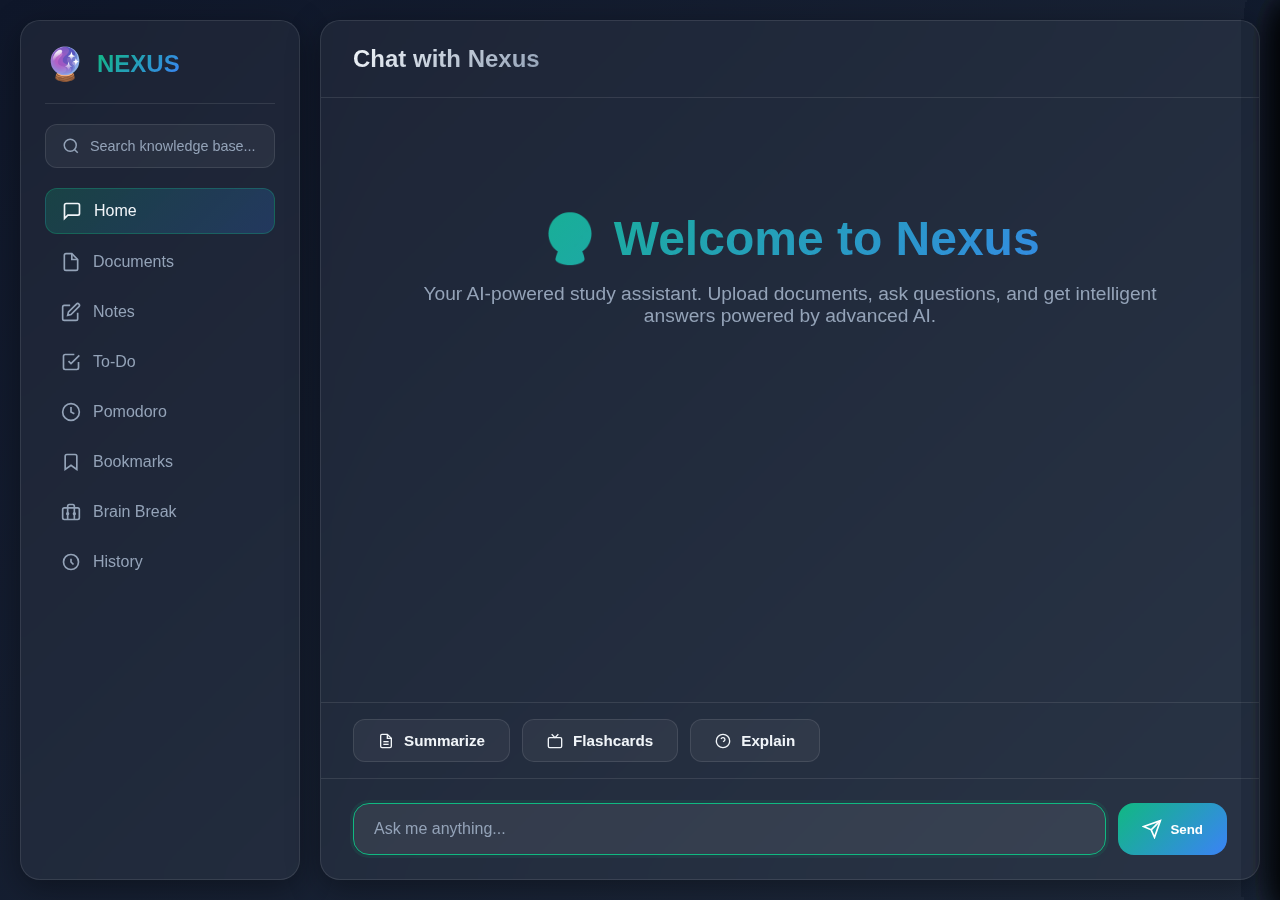
<file: templates/index.html>
﻿<!DOCTYPE html>
<html lang="en">
<head>
    <meta charset="UTF-8">
    <meta name="viewport" content="width=device-width, initial-scale=1.0">
    <meta http-equiv="Cache-Control" content="no-cache, no-store, must-revalidate">
    <meta http-equiv="Pragma" content="no-cache">
    <meta http-equiv="Expires" content="0">
    <title>Nexus - AI Assistant</title>
    <link rel="stylesheet" href="/static/css/style.css?v=999">
    <link rel="stylesheet" href="/static/css/chat_history.css">
</head>
<body>
    <div class="app-container">
        <div class="sidebar">
            <div class="sidebar-header">
                <div class="logo">
                    <div class="logo-icon">🔮</div>
                    <div class="logo-text">NEXUS</div>
                </div>
            </div>

            <div class="sidebar-content">
                <div class="search-box">
                    <svg width="18" height="18" viewBox="0 0 24 24" fill="none" stroke="currentColor" stroke-width="2">
                        <circle cx="11" cy="11" r="8"/>
                        <path d="m21 21-4.35-4.35"/>
                    </svg>
                    <input type="text" id="searchInput" placeholder="Search knowledge base...">
                </div>

                <nav class="nav-menu">
                    <a href="#" class="nav-item active" data-view="chat">
                        <svg width="20" height="20" viewBox="0 0 24 24" fill="none" stroke="currentColor" stroke-width="2">
                            <path d="M21 15a2 2 0 0 1-2 2H7l-4 4V5a2 2 0 0 1 2-2h14a2 2 0 0 1 2 2z"/>
                        </svg>
                        <span>Home</span>
                    </a>
                    <a href="#" class="nav-item" data-view="documents">
                        <svg width="20" height="20" viewBox="0 0 24 24" fill="none" stroke="currentColor" stroke-width="2">
                            <path d="M13 2H6a2 2 0 0 0-2 2v16a2 2 0 0 0 2 2h12a2 2 0 0 0 2-2V9z"/>
                            <polyline points="13 2 13 9 20 9"/>
                        </svg>
                        <span>Documents</span>
                    </a>
                    <a href="#" class="nav-item" data-view="notes">
                        <svg width="20" height="20" viewBox="0 0 24 24" fill="none" stroke="currentColor" stroke-width="2">
                            <path d="M11 4H4a2 2 0 0 0-2 2v14a2 2 0 0 0 2 2h14a2 2 0 0 0 2-2v-7"/>
                            <path d="M18.5 2.5a2.121 2.121 0 0 1 3 3L12 15l-4 1 1-4 9.5-9.5z"/>
                        </svg>
                        <span>Notes</span>
                    </a>
                                        <a href="#" class="nav-item" data-view="todos">
                        <svg width="20" height="20" viewBox="0 0 24 24" fill="none" stroke="currentColor" stroke-width="2">
                            <path d="M9 11l3 3L22 4"/>
                            <path d="M21 12v7a2 2 0 0 1-2 2H5a2 2 0 0 1-2-2V5a2 2 0 0 1 2-2h11"/>
                        </svg>
                        <span>To-Do</span>
                    </a>
                    <a href="#" class="nav-item" data-view="pomodoro">
                        <svg width="20" height="20" viewBox="0 0 24 24" fill="none" stroke="currentColor" stroke-width="2">
                            <circle cx="12" cy="12" r="10"/>
                            <path d="M12 6v6l4 2"/>
                        </svg>
                        <span>Pomodoro</span>
                    </a>
                    <a href="#" class="nav-item" data-view="bookmarks">
                        <svg width="20" height="20" viewBox="0 0 24 24" fill="none" stroke="currentColor" stroke-width="2">
                            <path d="M19 21l-7-5-7 5V5a2 2 0 0 1 2-2h10a2 2 0 0 1 2 2z"/>
                        </svg>
                        <span>Bookmarks</span>
                    </a>
                    <a href="#" class="nav-item" data-view="game">
                        <svg width="20" height="20" viewBox="0 0 24 24" fill="none" stroke="currentColor" stroke-width="2">
                            <rect x="2" y="7" width="20" height="14" rx="2"/>
                            <path d="M16 21V5a2 2 0 0 0-2-2h-4a2 2 0 0 0-2 2v16"/>
                            <circle cx="8" cy="14" r="1"/>
                            <circle cx="16" cy="14" r="1"/>
                        </svg>
                        <span>Brain Break</span>
                    </a>
                    <a href="#" class="nav-item" data-view="chat-history">
                        <svg width="20" height="20" viewBox="0 0 24 24" fill="none" stroke="currentColor" stroke-width="2">
                            <path d="M12 8v4l3 3m6-3a9 9 0 11-18 0 9 9 0 0 118 0z"/>
                        </svg>
                        <span>History</span>
                    </a>
                </nav>
            </div>
        </div>

        <div class="chat-area">
            <div class="chat-header">
                <h2>Chat with Nexus</h2>
            </div>

            <div id="chatMessages" class="chat-messages">
                <div class="welcome-message">
                    <h1>🔮 Welcome to Nexus</h1>
                    <p>Your AI-powered study assistant. Upload documents, ask questions, and get intelligent answers powered by advanced AI.</p>
                </div>
            </div>

            <div class="action-buttons">
                <button id="summarizeBtn">
                    <svg width="16" height="16" viewBox="0 0 24 24" fill="none" stroke="currentColor" stroke-width="2">
                        <path d="M14 2H6a2 2 0 0 0-2 2v16a2 2 0 0 0 2 2h12a2 2 0 0 0 2-2V8z"/>
                        <polyline points="14 2 14 8 20 8"/>
                        <line x1="16" y1="13" x2="8" y2="13"/>
                        <line x1="16" y1="17" x2="8" y2="17"/>
                    </svg>
                    Summarize
                </button>
                <button id="flashcardsBtn">
                    <svg width="16" height="16" viewBox="0 0 24 24" fill="none" stroke="currentColor" stroke-width="2">
                        <rect x="2" y="7" width="20" height="15" rx="2" ry="2"/>
                        <polyline points="17 2 12 7 7 2"/>
                    </svg>
                    Flashcards
                </button>
                <button id="explainBtn">
                    <svg width="16" height="16" viewBox="0 0 24 24" fill="none" stroke="currentColor" stroke-width="2">
                        <circle cx="12" cy="12" r="10"/>
                        <path d="M9.09 9a3 3 0 0 1 5.83 1c0 2-3 3-3 3"/>
                        <line x1="12" y1="17" x2="12.01" y2="17"/>
                    </svg>
                    Explain
                </button>
            </div>

            <div class="chat-input-container">
                <div class="chat-input-wrapper">
                    <input type="text" id="chatInput" class="chat-input" placeholder="Ask me anything...">
                    <button id="sendBtn" class="send-button">
                        <svg width="20" height="20" viewBox="0 0 24 24" fill="none" stroke="currentColor" stroke-width="2">
                            <line x1="22" y1="2" x2="11" y2="13"/>
                            <polygon points="22 2 15 22 11 13 2 9 22 2"/>
                        </svg>
                        Send
                    </button>
                </div>
            </div>
        </div>
    </div>

    <div id="documentsPanel" class="documents-panel">
        <div class="documents-header">
            <h3>📄 Documents</h3>
            <button class="close-btn" onclick="closePanel()">&times;</button>
        </div>
        <div class="upload-section">
            <div class="upload-area" id="uploadArea">
                <div class="upload-icon">📤</div>
                <p>Drop PDF or TXT files here or click to browse</p>
                <button onclick="document.getElementById('fileInput').click()">Choose Files</button>
                <input type="file" id="fileInput" accept=".pdf,.txt" multiple style="display: none;">
            </div>
        </div>
        <div id="documentsList" class="documents-list"></div>
        <div style="padding: 20px 32px; border-top: 1px solid var(--border);">
            <button onclick="reIngestDocuments()" style="width:100%;padding:12px;background:linear-gradient(135deg,var(--accent-primary),var(--accent-secondary));color:white;border:none;border-radius:10px;font-weight:600;cursor:pointer;transition:all 0.3s;">
                🔄 INGEST ALL DOCUMENTS NOW
            </button>
        </div>
    </div>

    <div id="notesPanel" class="notes-panel">
        <div class="notes-header">
            <h3>📝 Notes</h3>
            <button class="close-btn" onclick="closePanel()">&times;</button>
        </div>
        <div class="notes-search">
            <input type="text" id="searchNotes" placeholder="Search notes...">
        </div>
        <div id="notesList" class="notes-list"></div>
        <div class="note-form hidden" id="noteFormContainer">
            <h3 id="noteFormTitle" style="margin-bottom: 20px; color: var(--text-primary);">New Note</h3>
            <div class="form-group">
                <label>Title</label>
                <input type="text" id="noteTitle" class="form-input" placeholder="Enter note title...">
            </div>
            <div class="form-group">
                <label>Category</label>
                <select id="noteCategory" class="form-select">
                    <option value="General">General</option>
                    <option value="Study">Study</option>
                    <option value="Personal">Personal</option>
                    <option value="Work">Work</option>
                </select>
            </div>
            <div class="form-group">
                <label>Content</label>
                <textarea id="noteContent" class="form-textarea" placeholder="Write your note here..."></textarea>
            </div>
            <div class="form-actions">
                <button class="btn-primary" onclick="saveNote()">Save Note</button>
                <button class="btn-secondary" onclick="cancelNoteEdit()">Cancel</button>
            </div>
        </div>
        <div class="notes-footer" style="padding: 20px 32px; border-top: 1px solid var(--border);">
            <button class="new-note-btn" onclick="showNewNoteForm()">+ New Note</button>
        </div>
    </div>

    <div id="todoPanel" class="todo-panel">
        <div class="todo-header">
            <h3>✅ To-Do List</h3>
            <button class="close-btn" onclick="closePanel()">&times;</button>
        </div>
        <div style="padding: 16px 32px; border-bottom: 1px solid var(--border);">
            <div id="todoStats" style="display: flex; gap: 8px; justify-content: center;"></div>
        </div>
        <div class="quick-add-container">
            <div class="quick-add-form">
                <input type="text" id="quickAddTodo" placeholder="Add a new task...">
                <button type="button" id="quickAddBtn">Add</button>
            </div>
        </div>
        <div id="todosList" class="todo-list">
            <!-- Todos will be rendered here -->
        </div>
        <div class="todo-footer">
            <button id="clearCompleted">Clear Completed</button>
        </div>
    </div>

    <!-- Pomodoro Panel -->
    <div id="pomodoroPanel" class="pomodoro-panel">
        <div class="pomodoro-header">
            <h3>⏱️ Pomodoro Timer</h3>
            <button class="close-btn" onclick="closePanel()">&times;</button>
        </div>
        
        <!-- Today's Stats -->
        <div style="padding: 16px 32px; border-bottom: 1px solid var(--border);">
            <div id="pomodoroStats" style="display: flex; gap: 16px; justify-content: center; align-items: center;"></div>
        </div>
        
        <!-- Timer Display -->
        <div class="pomodoro-timer-container">
            <div class="pomodoro-circle-container">
                <svg class="pomodoro-progress-ring" width="200" height="200">
                    <circle
                        class="pomodoro-progress-ring-bg"
                        stroke="var(--border)"
                        stroke-width="8"
                        fill="transparent"
                        r="90"
                        cx="100"
                        cy="100"
                    />
                    <circle
                        id="pomodoroProgressCircle"
                        class="pomodoro-progress-ring-circle"
                        stroke="var(--accent-primary)"
                        stroke-width="8"
                        fill="transparent"
                        r="90"
                        cx="100"
                        cy="100"
                        style="stroke-dasharray: 565.48; stroke-dashoffset: 565.48;"
                    />
                </svg>
                <div class="pomodoro-timer-content">
                    <div id="pomodoroSessionType" class="pomodoro-session-type">🎯 Focus Session</div>
                    <div id="pomodoroTimerDisplay" class="pomodoro-time-display">25:00</div>
                </div>
            </div>
        </div>
        
        <!-- Task Input -->
        <div class="pomodoro-task-section">
            <input 
                type="text" 
                id="pomodoroTaskInput" 
                class="form-input" 
                placeholder="What are you working on?"
                style="margin-bottom: 20px;"
            >
        </div>
        
        <!-- Controls -->
        <div class="pomodoro-controls">
            <button id="pomodoroStartBtn" class="btn-pomodoro btn-pomodoro-start">
                <svg width="20" height="20" viewBox="0 0 24 24" fill="none" stroke="currentColor" stroke-width="2">
                    <polygon points="5 3 19 12 5 21 5 3"/>
                </svg>
                Start
            </button>
            <button id="pomodoroPauseBtn" class="btn-pomodoro btn-pomodoro-pause" style="display:none;">
                <svg width="20" height="20" viewBox="0 0 24 24" fill="none" stroke="currentColor" stroke-width="2">
                    <rect x="6" y="4" width="4" height="16"/>
                    <rect x="14" y="4" width="4" height="16"/>
                </svg>
                Pause
            </button>
            <button id="pomodoroResetBtn" class="btn-pomodoro btn-pomodoro-reset">
                <svg width="20" height="20" viewBox="0 0 24 24" fill="none" stroke="currentColor" stroke-width="2">
                    <path d="M3 12a9 9 0 0 1 9-9 9.75 9.75 0 0 1 6.74 2.74L21 8"/>
                    <path d="M21 3v5h-5"/>
                </svg>
                Reset
            </button>
            <button id="pomodoroSkipBtn" class="btn-pomodoro btn-pomodoro-skip">
                <svg width="20" height="20" viewBox="0 0 24 24" fill="none" stroke="currentColor" stroke-width="2">
                    <polygon points="5 4 15 12 5 20 5 4"/>
                    <line x1="19" y1="5" x2="19" y2="19"/>
                </svg>
                Skip
            </button>
        </div>
    </div>

    <div id="customModal" class="custom-modal hidden">
        <div class="custom-modal-content">
            <h3 id="modalTitle">Add New Task</h3>
            <input type="text" id="modalInput" placeholder="Enter task...">
            <div class="modal-actions">
                <button class="btn-primary" onclick="confirmModal()">Add</button>
                <button class="btn-secondary" onclick="closeModal()">Cancel</button>
            </div>
        </div>
    </div>

    <!-- Bookmarks Panel -->
    <div id="bookmarksPanel" class="bookmarks-panel">
        <div class="bookmarks-header">
            <h3>🔖 Bookmarks</h3>
            <button class="close-btn" onclick="closePanel()">&times;</button>
        </div>
        
        <!-- Bookmarks List -->
        <div id="bookmarksList" class="bookmarks-list"></div>
        
        <!-- Bookmark Form -->
        <div id="bookmarkFormContainer" class="bookmark-form-container hidden">
            <div class="bookmark-form-header">
                <h4 id="bookmarkFormTitle">New Bookmark</h4>
            </div>
            <div class="bookmark-form-content">
                <div class="form-group">
                    <label>Title *</label>
                    <input type="text" id="bookmarkTitle" class="form-input" placeholder="Enter title...">
                </div>
                <div class="form-group">
                    <label>URL *</label>
                    <input type="url" id="bookmarkUrl" class="form-input" placeholder="https://example.com">
                </div>
                <div class="form-group">
                    <label>Description</label>
                    <textarea id="bookmarkDescription" class="form-textarea" placeholder="Optional description..." rows="3"></textarea>
                </div>
                <div class="form-group">
                    <label>Category</label>
                    <select id="bookmarkCategory" class="form-select">
                        <option value="General">General</option>
                        <option value="Work">Work</option>
                        <option value="Learning">Learning</option>
                        <option value="Tools">Tools</option>
                        <option value="Entertainment">Entertainment</option>
                        <option value="Resources">Resources</option>
                    </select>
                </div>
                <div class="form-group">
                    <label>Tags</label>
                    <input type="text" id="bookmarkTags" class="form-input" placeholder="tag1, tag2, tag3">
                </div>
                <div class="form-actions">
                    <button class="btn-primary" onclick="saveBookmark()">Save</button>
                    <button class="btn-secondary" onclick="cancelBookmarkEdit()">Cancel</button>
                </div>
            </div>
        </div>
        
        <!-- Add New Button -->
        <div class="bookmarks-footer" style="padding: 20px 32px; border-top: 1px solid var(--border);">
            <button class="new-bookmark-btn" onclick="showNewBookmarkForm()">+ New Bookmark</button>
        </div>
    </div>

    <!-- Chat History Panel -->
    <div id="chatHistoryPanel" class="chat-history-panel">
        <div class="chat-history-header">
            <h3>💬 Chat History</h3>
            <button class="close-btn" onclick="closePanel()">&times;</button>
        </div>
        <div class="chat-history-search">
            <input type="text" id="searchChatHistory" placeholder="Search conversations...">
        </div>
        <div id="chatHistoryList" class="chat-history-list"></div>
        <div class="chat-history-footer" style="padding: 20px 32px; border-top: 1px solid var(--border); display: flex; gap: 12px;">
            <button class="new-chat-btn" onclick="startNewChat()" style="flex: 1;">+ New Chat</button>
            <button class="clear-history-btn" onclick="clearAllChatHistory()" style="flex: 1; background: #ef4444;">Clear All</button>
        </div>
    </div>

    <!-- Game Panel (Snake Game) -->
    <div id="gamePanel" class="game-panel">
        <div class="game-header">
            <h3>🎮 Brain Break - Snake Game</h3>
            <button class="close-btn" onclick="closePanel()">&times;</button>
        </div>
        
        <!-- Game Stats -->
        <div style="padding: 16px 32px; border-bottom: 1px solid var(--border);">
            <div style="display: grid; grid-template-columns: repeat(3, 1fr); gap: 16px; text-align: center;">
                <div style="padding: 12px; background: rgba(139, 92, 246, 0.1); border-radius: 10px;">
                    <div style="font-size: 24px; font-weight: 700; color: var(--accent-primary);" id="gameScore">0</div>
                    <div style="font-size: 12px; color: var(--text-secondary); margin-top: 4px;">Score</div>
                </div>
                <div style="padding: 12px; background: rgba(99, 102, 241, 0.1); border-radius: 10px;">
                    <div style="font-size: 24px; font-weight: 700; color: #6366f1;" id="gameLength">1</div>
                    <div style="font-size: 12px; color: var(--text-secondary); margin-top: 4px;">Length</div>
                </div>
                <div style="padding: 12px; background: rgba(251, 191, 36, 0.1); border-radius: 10px;">
                    <div style="font-size: 24px; font-weight: 700; color: #fbbf24;" id="highScore">0</div>
                    <div style="font-size: 12px; color: var(--text-secondary); margin-top: 4px;">High Score</div>
                </div>
            </div>
        </div>
        
        <!-- Game Canvas -->
        <div style="padding: 24px 32px; display: flex; flex-direction: column; align-items: center; gap: 20px;">
            <div style="position: relative;">
                <canvas id="gameCanvas" style="border: 2px solid var(--border); border-radius: 12px; background: #0f172a; box-shadow: 0 10px 40px rgba(139, 92, 246, 0.2);"></canvas>
                <div id="gameMessage" style="position: absolute; top: 50%; left: 50%; transform: translate(-50%, -50%); font-size: 32px; font-weight: 700; color: #fbbf24; text-shadow: 0 0 20px rgba(251, 191, 36, 0.5); opacity: 0; transition: opacity 0.3s; pointer-events: none;"></div>
            </div>
            
            <!-- Game Status -->
            <div style="text-align: center;">
                <div style="font-size: 18px; font-weight: 600; margin-bottom: 8px;">
                    Status: <span id="gameStatus" style="color: var(--accent-primary);">Ready</span>
                </div>
                <div style="font-size: 14px; color: var(--text-secondary);">
                    Use Arrow Keys or WASD to move • Press any key to start
                </div>
            </div>
            
            <!-- Game Controls -->
            <div style="display: flex; gap: 12px; flex-wrap: wrap; justify-content: center;">
                <button onclick="startGame()" style="padding: 12px 24px; background: linear-gradient(135deg, #8b5cf6, #6366f1); color: white; border: none; border-radius: 10px; font-weight: 600; cursor: pointer; transition: all 0.3s;">
                    ▶️ Start
                </button>
                <button onclick="pauseGame()" style="padding: 12px 24px; background: linear-gradient(135deg, #f59e0b, #f97316); color: white; border: none; border-radius: 10px; font-weight: 600; cursor: pointer; transition: all 0.3s;">
                    ⏸️ Pause
                </button>
                <button onclick="resetGame()" style="padding: 12px 24px; background: linear-gradient(135deg, #ef4444, #dc2626); color: white; border: none; border-radius: 10px; font-weight: 600; cursor: pointer; transition: all 0.3s;">
                    🔄 Reset
                </button>
            </div>
            
            <!-- Instructions -->
            <div style="background: rgba(139, 92, 246, 0.05); border: 1px solid var(--border); border-radius: 12px; padding: 16px; max-width: 400px; text-align: center;">
                <div style="font-weight: 600; color: var(--text-primary); margin-bottom: 8px;">📖 How to Play</div>
                <div style="font-size: 14px; color: var(--text-secondary); line-height: 1.6;">
                    Eat the golden food to grow longer! Avoid hitting walls and yourself. The game speeds up as you score more points. Perfect for a quick study break! 🍎
                </div>
            </div>
        </div>
    </div>

    <!-- Explain Modal -->
    <div id="explainModal" class="custom-modal hidden">
        <div class="modal-content">
            <div class="modal-icon">💡</div>
            <h3 class="modal-title">Explain Topic</h3>
            <input type="text" id="explainTopicInput" class="form-input" placeholder="Enter topic to explain..." style="margin-bottom: 20px;">
            <div class="modal-actions">
                <button class="modal-btn modal-btn-primary" id="explainConfirmBtn">Explain</button>
                <button class="modal-btn modal-btn-secondary" id="explainCancelBtn">Cancel</button>
            </div>
        </div>
    </div>

    <script src="/static/js/modals.js"></script>
    <script src="/static/js/app.js"></script>
    <script src="/static/js/documents.js"></script>
    <script src="/static/js/notes.js"></script>
    <script src="/static/js/todos.js"></script>
    <script src="/static/js/pomodoro.js"></script>
    <script src="/static/js/bookmarks.js"></script>
    <script src="/static/js/chat_history.js"></script>
    <script src="/static/js/game.js"></script>
</body>
</html>
</file>
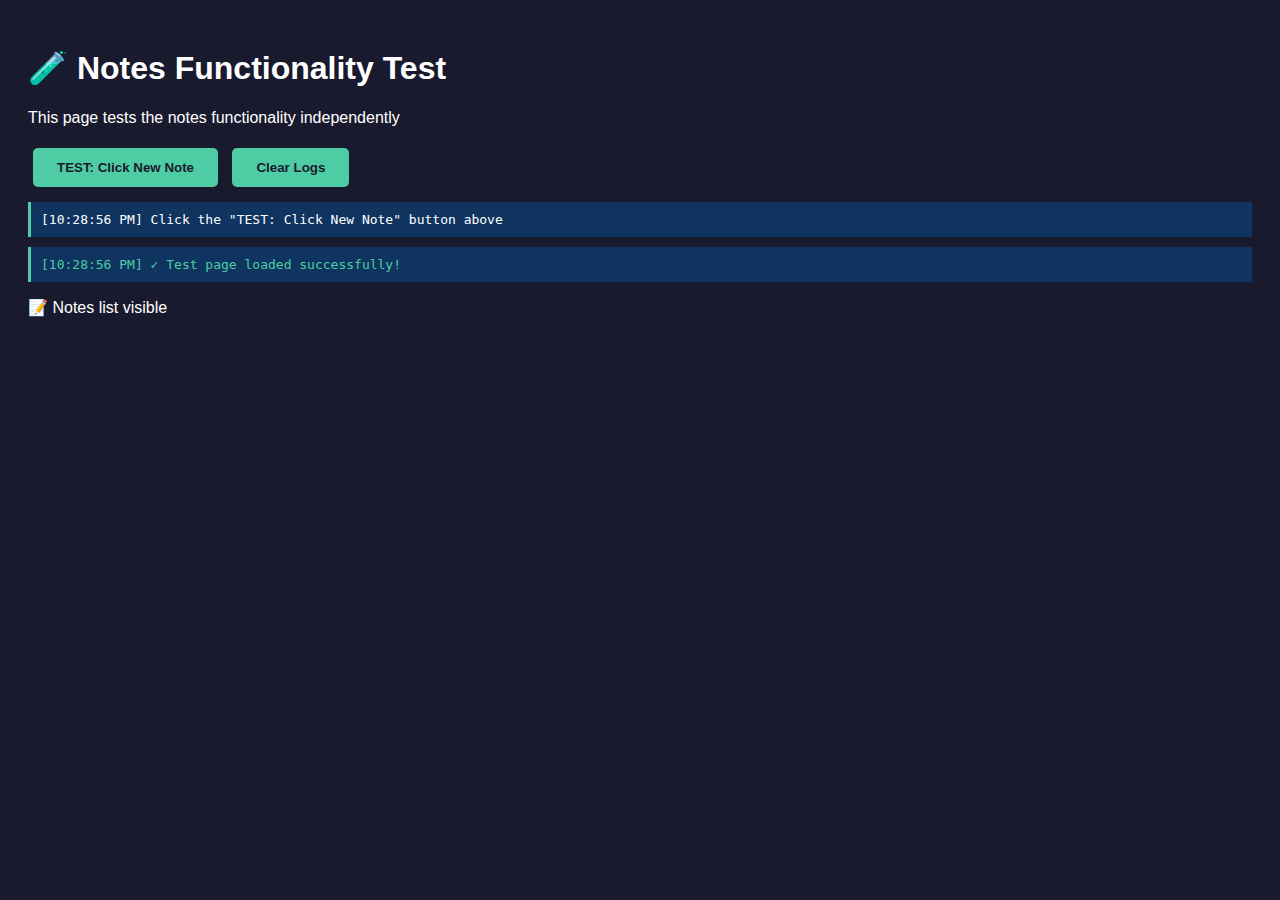
<file: test_notes.html>
<!DOCTYPE html>
<html>
<head>
    <title>Notes Test</title>
    <style>
        body { background: #1a1a2e; color: white; font-family: Arial; padding: 20px; }
        .hidden { display: none !important; }
        #noteFormContainer { background: #16213e; padding: 20px; margin: 20px 0; border-radius: 10px; }
        input, textarea, select { width: 100%; padding: 10px; margin: 10px 0; background: #0f3460; color: white; border: 1px solid #4ecca3; border-radius: 5px; }
        button { padding: 12px 24px; margin: 5px; background: #4ecca3; color: #1a1a2e; border: none; border-radius: 5px; cursor: pointer; font-weight: bold; }
        button:hover { background: #3db88f; }
        .btn-secondary { background: #555; color: white; }
        .log { background: #0f3460; padding: 10px; margin: 10px 0; border-left: 3px solid #4ecca3; font-family: monospace; }
        .error { border-left-color: #ff6b6b; color: #ff6b6b; }
        .success { border-left-color: #4ecca3; color: #4ecca3; }
    </style>
</head>
<body>
    <h1>🧪 Notes Functionality Test</h1>
    <p>This page tests the notes functionality independently</p>
    
    <button onclick="testShowNewNoteForm()">TEST: Click New Note</button>
    <button onclick="clearLogs()">Clear Logs</button>
    
    <div id="logs"></div>
    
    <div id="notesList" class="notes-list">
        <p>📝 Notes list visible</p>
    </div>
    
    <div class="note-form hidden" id="noteFormContainer">
        <h3 id="noteFormTitle">New Note</h3>
        <div class="form-group">
            <label>Title</label>
            <input type="text" id="noteTitle" placeholder="Enter note title...">
        </div>
        <div class="form-group">
            <label>Category</label>
            <select id="noteCategory">
                <option value="General">General</option>
                <option value="Study">Study</option>
                <option value="Personal">Personal</option>
                <option value="Work">Work</option>
            </select>
        </div>
        <div class="form-group">
            <label>Content</label>
            <textarea id="noteContent" rows="5" placeholder="Write your note here..."></textarea>
        </div>
        <div class="form-actions">
            <button class="btn-primary" id="saveNoteBtn" onclick="testSaveNote()">Save Note</button>
            <button class="btn-secondary" id="cancelNoteBtn" onclick="testCancelNote()">Cancel</button>
        </div>
    </div>

    <script>
        let currentEditingNoteId = null;

        function log(message, type = 'info') {
            const logsDiv = document.getElementById('logs');
            const logEntry = document.createElement('div');
            logEntry.className = `log ${type}`;
            logEntry.textContent = `[${new Date().toLocaleTimeString()}] ${message}`;
            logsDiv.insertBefore(logEntry, logsDiv.firstChild);
        }

        function clearLogs() {
            document.getElementById('logs').innerHTML = '';
            log('Logs cleared', 'info');
        }

        function testShowNewNoteForm() {
            log('🔵 testShowNewNoteForm() called', 'info');
            currentEditingNoteId = null;
            
            const titleEl = document.getElementById('noteTitle');
            const contentEl = document.getElementById('noteContent');
            const categoryEl = document.getElementById('noteCategory');
            const formContainerEl = document.getElementById('noteFormContainer');
            const notesListEl = document.getElementById('notesList');
            const formTitleEl = document.getElementById('noteFormTitle');
            
            log(`Form elements found: 
                - titleEl: ${!!titleEl}
                - contentEl: ${!!contentEl}
                - categoryEl: ${!!categoryEl}
                - formContainerEl: ${!!formContainerEl}
                - notesListEl: ${!!notesListEl}
                - formTitleEl: ${!!formTitleEl}`, 'info');
            
            if (titleEl) {
                titleEl.value = '';
                log('✓ Cleared title field', 'success');
            } else {
                log('✗ Title element not found!', 'error');
            }
            
            if (contentEl) {
                contentEl.value = '';
                log('✓ Cleared content field', 'success');
            } else {
                log('✗ Content element not found!', 'error');
            }
            
            if (categoryEl) {
                categoryEl.value = 'General';
                log('✓ Set category to General', 'success');
            } else {
                log('✗ Category element not found!', 'error');
            }
            
            if (formContainerEl) {
                formContainerEl.classList.remove('hidden');
                log('✓ Showing form container', 'success');
            } else {
                log('✗ Form container not found!', 'error');
            }
            
            if (notesListEl) {
                notesListEl.classList.add('hidden');
                log('✓ Hiding notes list', 'success');
            } else {
                log('✗ Notes list not found!', 'error');
            }
            
            if (formTitleEl) {
                formTitleEl.textContent = 'New Note';
                log('✓ Set form title to "New Note"', 'success');
            } else {
                log('✗ Form title element not found!', 'error');
            }
            
            log('🟢 Form should now be visible!', 'success');
        }

        function testSaveNote() {
            const title = document.getElementById('noteTitle').value.trim() || 'Untitled Note';
            const content = document.getElementById('noteContent').value.trim();
            const category = document.getElementById('noteCategory').value;
            
            log(`🔵 Save button clicked!`, 'info');
            log(`Title: "${title}"`, 'info');
            log(`Content: "${content}"`, 'info');
            log(`Category: "${category}"`, 'info');
            
            if (!content) {
                log('✗ Content is empty!', 'error');
                alert('Note content cannot be empty');
                return;
            }
            
            log('✓ Note data is valid - would save to server now', 'success');
            log('In real app: POST /notes with this data', 'info');
        }

        function testCancelNote() {
            log('🔵 Cancel button clicked', 'info');
            currentEditingNoteId = null;
            document.getElementById('noteFormContainer').classList.add('hidden');
            document.getElementById('notesList').classList.remove('hidden');
            log('✓ Form hidden, notes list shown', 'success');
        }

        // Initial log
        log('✓ Test page loaded successfully!', 'success');
        log('Click the "TEST: Click New Note" button above', 'info');
    </script>
</body>
</html>
</file>
<file: static/css/style.css>
﻿:root{--bg-dark:#0f172a;--bg-dark-secondary:#1e293b;--bg-glass:rgba(255,255,255,0.05);--bg-glass-hover:rgba(255,255,255,0.08);--text-primary:#f1f5f9;--text-secondary:#94a3b8;--accent-primary:#10b981;--accent-secondary:#3b82f6;--border:rgba(255,255,255,0.1);--shadow:0 8px 32px 0 rgba(0,0,0,0.37);}*{margin:0;padding:0;box-sizing:border-box;}body{font-family:'Inter',-apple-system,BlinkMacSystemFont,'Segoe UI',Roboto,Oxygen,Ubuntu,Cantarell,sans-serif;background:linear-gradient(135deg,var(--bg-dark) 0%,var(--bg-dark-secondary) 100%);color:var(--text-primary);height:100vh;overflow:hidden;}.app-container{display:flex;height:100vh;padding:20px;gap:20px;}.sidebar{width:280px;background:var(--bg-glass);backdrop-filter:blur(20px);-webkit-backdrop-filter:blur(20px);border:1px solid var(--border);border-radius:20px;display:flex;flex-direction:column;padding:24px;box-shadow:var(--shadow);}.sidebar-header{padding-bottom:20px;border-bottom:1px solid var(--border);margin-bottom:20px;}.logo{display:flex;align-items:center;gap:12px;}.logo-icon{font-size:32px;}.logo-text{font-size:1.5rem;font-weight:700;background:linear-gradient(135deg,var(--accent-primary),var(--accent-secondary));-webkit-background-clip:text;-webkit-text-fill-color:transparent;background-clip:text;}.sidebar-content{flex:1;overflow-y:auto;}.sidebar-content::-webkit-scrollbar{width:6px;}.sidebar-content::-webkit-scrollbar-track{background:transparent;}.sidebar-content::-webkit-scrollbar-thumb{background:var(--bg-glass-hover);border-radius:10px;}.search-box{display:flex;align-items:center;gap:10px;padding:12px 16px;background:var(--bg-glass);border:1px solid var(--border);border-radius:12px;margin-bottom:20px;transition:all 0.3s;}.search-box:focus-within{border-color:var(--accent-primary);background:var(--bg-glass-hover);}.search-box svg{color:var(--text-secondary);flex-shrink:0;}.search-box input{background:transparent;border:none;outline:none;color:var(--text-primary);font-size:0.9rem;width:100%;}.search-box input::placeholder{color:var(--text-secondary);}.nav-menu{display:flex;flex-direction:column;gap:6px;}.nav-item{display:flex;align-items:center;gap:12px;padding:12px 16px;color:var(--text-secondary);text-decoration:none;border-radius:12px;transition:all 0.3s;cursor:pointer;}.nav-item:hover{background:var(--bg-glass-hover);color:var(--text-primary);transform:translateX(4px);}.nav-item.active{background:linear-gradient(135deg,rgba(16,185,129,0.2),rgba(59,130,246,0.2));color:var(--text-primary);border:1px solid rgba(16,185,129,0.3);}.nav-item svg{flex-shrink:0;}.sidebar-footer{padding-top:20px;border-top:1px solid var(--border);margin-top:20px;}.user-profile{display:flex;align-items:center;gap:12px;padding:12px;background:var(--bg-glass);border-radius:12px;cursor:pointer;transition:all 0.3s;}.user-profile:hover{background:var(--bg-glass-hover);}.user-avatar{width:40px;height:40px;border-radius:50%;background:linear-gradient(135deg,var(--accent-primary),var(--accent-secondary));display:flex;align-items:center;justify-content:center;font-weight:700;font-size:1.1rem;}.user-info{flex:1;}.user-name{font-size:0.9rem;font-weight:600;color:var(--text-primary);}.user-status{font-size:0.75rem;color:var(--text-secondary);}.chat-area{flex:1;display:flex;flex-direction:column;background:var(--bg-glass);backdrop-filter:blur(20px);-webkit-backdrop-filter:blur(20px);border:1px solid var(--border);border-radius:20px;box-shadow:var(--shadow);overflow:hidden;}.chat-header{padding:24px 32px;border-bottom:1px solid var(--border);display:flex;justify-content:space-between;align-items:center;}.chat-header h2{font-size:1.5rem;font-weight:700;background:linear-gradient(135deg,var(--text-primary),var(--text-secondary));-webkit-background-clip:text;-webkit-text-fill-color:transparent;background-clip:text;}.header-actions{display:flex;gap:10px;}.icon-button{width:40px;height:40px;border-radius:10px;background:var(--bg-glass);border:1px solid var(--border);display:flex;align-items:center;justify-content:center;cursor:pointer;transition:all 0.3s;color:var(--text-secondary);}.icon-button:hover{background:var(--bg-glass-hover);color:var(--accent-primary);transform:translateY(-2px);}.chat-messages{flex:1;padding:32px;overflow-y:auto;display:flex;flex-direction:column;gap:20px;}.chat-messages::-webkit-scrollbar{width:8px;}.chat-messages::-webkit-scrollbar-track{background:transparent;}.chat-messages::-webkit-scrollbar-thumb{background:var(--bg-glass-hover);border-radius:10px;}.welcome-message{text-align:center;padding:80px 40px;}.welcome-message h1{font-size:3rem;font-weight:800;background:linear-gradient(135deg,var(--accent-primary),var(--accent-secondary));-webkit-background-clip:text;-webkit-text-fill-color:transparent;background-clip:text;margin-bottom:16px;animation:fadeInUp 0.8s ease-out;}.welcome-message p{color:var(--text-secondary);font-size:1.2rem;animation:fadeInUp 0.8s ease-out 0.2s backwards;}@keyframes fadeInUp{from{opacity:0;transform:translateY(30px);}to{opacity:1;transform:translateY(0);}}.message{margin-bottom:16px;animation:slideIn 0.3s ease-out;}@keyframes slideIn{from{opacity:0;transform:translateY(10px);}to{opacity:1;transform:translateY(0);}}.message-content{width:100%;padding:20px 24px;border-radius:12px;line-height:1.8;word-wrap:break-word;font-size:0.95rem;}.message.user .message-content{background:linear-gradient(135deg,rgba(102,126,234,0.2),rgba(118,75,162,0.2));border:1px solid rgba(102,126,234,0.3);color:var(--text-primary);}.message.assistant .message-content{background:var(--bg-glass);border:1px solid var(--border);color:var(--text-primary);}.message-avatar{display:none;}.action-buttons{display:flex;gap:12px;padding:16px 32px;border-top:1px solid var(--border);}.action-buttons button{padding:12px 24px;background:var(--bg-glass);border:1px solid var(--border);border-radius:12px;color:var(--text-primary);font-size:0.95rem;font-weight:600;cursor:pointer;transition:all 0.3s;display:flex;align-items:center;gap:10px;}.action-buttons button:hover{background:var(--bg-glass-hover);transform:translateY(-2px);border-color:var(--accent-primary);box-shadow:0 4px 12px rgba(16,185,129,0.3);}.chat-input-container{padding:24px 32px;border-top:1px solid var(--border);}.chat-input-wrapper{display:flex;gap:12px;align-items:center;}.chat-input{flex:1;padding:16px 20px;background:var(--bg-glass);border:1px solid var(--border);border-radius:16px;color:var(--text-primary);font-size:1rem;transition:all 0.3s;font-family:inherit;}.chat-input:focus{outline:none;border-color:var(--accent-primary);background:var(--bg-glass-hover);box-shadow:0 0 0 3px rgba(16,185,129,0.1);}.chat-input::placeholder{color:var(--text-secondary);}.send-button{padding:16px 24px;background:linear-gradient(135deg,var(--accent-primary),var(--accent-secondary));border:none;border-radius:16px;color:white;font-weight:600;cursor:pointer;transition:all 0.3s;display:flex;align-items:center;gap:8px;}.send-button:hover:not(:disabled){transform:translateY(-2px);box-shadow:0 8px 20px rgba(16,185,129,0.4);}.send-button:disabled{opacity:0.5;cursor:not-allowed;}.documents-panel,.notes-panel,.todo-panel,.pomodoro-panel,.bookmarks-panel{position:fixed;right:0;top:0;width:450px;height:100vh;background:var(--bg-glass);backdrop-filter:blur(20px);-webkit-backdrop-filter:blur(20px);border-left:1px solid var(--border);box-shadow:var(--shadow);z-index:1000;transform:translateX(100%);transition:transform 0.4s cubic-bezier(0.4,0,0.2,1);display:flex;flex-direction:column;}.documents-panel.active,.notes-panel.active,.todo-panel.active,.pomodoro-panel.active,.bookmarks-panel.active{transform:translateX(0);}.documents-header,.notes-header,.todo-header,.pomodoro-header,.bookmarks-header{padding:28px 32px;border-bottom:1px solid var(--border);display:flex;justify-content:space-between;align-items:center;}.documents-header h3,.notes-header h3,.todo-header h3,.pomodoro-header h3,.bookmarks-header h3{font-size:1.5rem;font-weight:700;}.close-btn{width:36px;height:36px;background:var(--bg-glass);border:1px solid var(--border);border-radius:10px;display:flex;align-items:center;justify-content:center;cursor:pointer;font-size:1.5rem;color:var(--text-secondary);transition:all 0.3s;}.close-btn:hover{background:rgba(239,68,68,0.2);color:#ef4444;border-color:#ef4444;}.upload-section{padding:24px 32px;border-bottom:1px solid var(--border);}.upload-area{border:2px dashed var(--border);border-radius:16px;padding:40px;text-align:center;cursor:pointer;transition:all 0.3s;}.upload-area:hover{border-color:var(--accent-primary);background:rgba(16,185,129,0.05);}.upload-icon{font-size:3rem;margin-bottom:16px;}.documents-list,.notes-list,.todo-list{flex:1;overflow-y:auto;padding:24px 32px;}.documents-list::-webkit-scrollbar,.notes-list::-webkit-scrollbar,.todo-list::-webkit-scrollbar{width:8px;}.documents-list::-webkit-scrollbar-track,.notes-list::-webkit-scrollbar-track,.todo-list::-webkit-scrollbar-track{background:transparent;}.documents-list::-webkit-scrollbar-thumb,.notes-list::-webkit-scrollbar-thumb,.todo-list::-webkit-scrollbar-thumb{background:var(--bg-glass-hover);border-radius:10px;}.document-item{display:flex;align-items:center;gap:16px;padding:16px;background:var(--bg-glass);border:1px solid var(--border);border-radius:12px;margin-bottom:12px;transition:all 0.3s;cursor:pointer;}.document-item:hover{background:var(--bg-glass-hover);transform:translateX(4px);}.document-icon{width:48px;height:48px;background:linear-gradient(135deg,var(--accent-primary),var(--accent-secondary));border-radius:12px;display:flex;align-items:center;justify-content:center;font-size:1.5rem;}.document-info{flex:1;}.document-name{font-weight:600;color:var(--text-primary);font-size:0.95rem;margin-bottom:4px;}.document-actions{display:flex;gap:8px;}.document-actions button{padding:8px 12px;background:var(--bg-glass);border:1px solid var(--border);border-radius:8px;cursor:pointer;font-size:0.85rem;color:var(--text-secondary);transition:all 0.3s;}.document-actions button:hover{background:var(--bg-glass-hover);color:var(--text-primary);}.document-actions button.delete-btn:hover{background:rgba(239,68,68,0.2);color:#ef4444;border-color:#ef4444;}.notes-search{padding:20px 32px;border-bottom:1px solid var(--border);}.notes-search input{width:100%;padding:12px 16px;background:var(--bg-glass);border:1px solid var(--border);border-radius:10px;color:var(--text-primary);font-size:0.9rem;}.notes-search input:focus{outline:none;border-color:var(--accent-primary);}.note-item{padding:16px;background:var(--bg-glass);border:1px solid var(--border);border-radius:12px;margin-bottom:12px;cursor:pointer;transition:all 0.3s;}.note-item:hover{background:var(--bg-glass-hover);transform:translateX(4px);}.note-title{font-weight:600;color:var(--text-primary);margin-bottom:8px;font-size:1rem;}.note-preview{font-size:0.85rem;color:var(--text-secondary);line-height:1.6;}.note-meta{display:flex;gap:8px;margin-top:8px;font-size:0.75rem;}.note-meta span{padding:4px 10px;background:rgba(16,185,129,0.2);color:#10b981;border-radius:6px;font-weight:600;}.note-form{padding:28px 32px;border-top:1px solid var(--border);}.form-group{margin-bottom:20px;}.form-group label{display:block;margin-bottom:8px;font-weight:600;color:var(--text-primary);font-size:0.9rem;}.form-input,.form-select,.form-textarea{width:100%;padding:12px 16px;background:var(--bg-glass);border:1px solid var(--border);border-radius:10px;font-size:0.9rem;font-family:inherit;color:var(--text-primary);transition:all 0.3s;}.form-input:focus,.form-select:focus,.form-textarea:focus{outline:none;border-color:var(--accent-primary);background:var(--bg-glass-hover);}.form-textarea{resize:vertical;min-height:150px;line-height:1.6;}.form-actions{display:flex;gap:12px;}.btn-primary,.btn-secondary{flex:1;padding:12px;border:none;border-radius:10px;font-weight:600;cursor:pointer;font-size:0.95rem;transition:all 0.3s;}.btn-primary{background:linear-gradient(135deg,var(--accent-primary),var(--accent-secondary));color:white;}.btn-primary:hover{transform:translateY(-2px);box-shadow:0 8px 20px rgba(16,185,129,0.4);}.btn-secondary{background:var(--bg-glass);border:1px solid var(--border);color:var(--text-secondary);}.btn-secondary:hover{background:var(--bg-glass-hover);color:var(--text-primary);}.new-note-btn{width:100%;padding:12px;background:linear-gradient(135deg,var(--accent-primary),var(--accent-secondary));color:white;border:none;border-radius:10px;font-weight:600;cursor:pointer;transition:all 0.3s;}.new-note-btn:hover{transform:translateY(-2px);box-shadow:0 8px 20px rgba(16,185,129,0.4);}#todoStats{font-size:0.85rem;color:var(--text-secondary);}.quick-add-container{padding:24px 32px;border-bottom:1px solid var(--border);}.quick-add-form{display:flex;gap:12px;}#quickAddTodo{flex:1;padding:12px 16px;background:var(--bg-glass);border:1px solid var(--border);border-radius:10px;font-size:0.9rem;color:var(--text-primary);}#quickAddTodo:focus{outline:none;border-color:var(--accent-primary);background:var(--bg-glass-hover);}#quickAddBtn{padding:12px 24px;background:linear-gradient(135deg,var(--accent-primary),var(--accent-secondary));color:white;border:none;border-radius:10px;font-weight:600;cursor:pointer;transition:all 0.3s;}#quickAddBtn:hover{transform:translateY(-2px);}.todo-section{margin-bottom:28px;}.todo-section h4{margin-bottom:12px;font-size:0.8rem;color:var(--text-secondary);text-transform:uppercase;font-weight:700;letter-spacing:1px;}.todo-item{display:flex;align-items:flex-start;gap:12px;padding:16px;background:var(--bg-glass);border:1px solid var(--border);border-radius:12px;margin-bottom:10px;transition:all 0.3s;}.todo-item:hover{background:var(--bg-glass-hover);}.todo-item.completed{opacity:0.6;}.todo-item.completed .todo-task{text-decoration:line-through;color:var(--text-secondary);}.todo-checkbox{width:20px;height:20px;border:2px solid var(--border);border-radius:6px;flex-shrink:0;cursor:pointer;display:flex;align-items:center;justify-content:center;transition:all 0.3s;font-size:14px;}.todo-checkbox:hover{border-color:var(--accent-primary);background:rgba(16,185,129,0.1);}.todo-item.completed .todo-checkbox{background:linear-gradient(135deg,var(--accent-primary),var(--accent-secondary));border-color:var(--accent-primary);}.todo-content{flex:1;}.todo-task{color:var(--text-primary);font-size:0.95rem;line-height:1.6;margin-bottom:8px;}.todo-meta{display:flex;gap:8px;flex-wrap:wrap;}.todo-priority{padding:4px 10px;border-radius:6px;font-size:0.75rem;font-weight:600;}.todo-due{padding:4px 10px;border-radius:6px;font-size:0.75rem;font-weight:600;background:rgba(59,130,246,0.2);color:#3b82f6;}.priority-high{background:rgba(239,68,68,0.2);color:#ef4444;}.priority-medium{background:rgba(249,115,22,0.2);color:#f97316;}.priority-low{background:rgba(34,197,94,0.2);color:#22c55e;}.todo-delete{padding:8px;background:var(--bg-glass);border:1px solid var(--border);border-radius:8px;color:var(--text-secondary);cursor:pointer;transition:all 0.3s;}.todo-delete:hover{background:rgba(239,68,68,0.2);color:#ef4444;border-color:#ef4444;}.todo-footer{padding:24px 32px;border-top:1px solid var(--border);}#clearCompleted{width:100%;padding:12px;background:rgba(239,68,68,0.1);border:1px solid rgba(239,68,68,0.3);border-radius:10px;color:#ef4444;font-weight:600;cursor:pointer;transition:all 0.3s;}#clearCompleted:hover{background:rgba(239,68,68,0.2);border-color:#ef4444;}

/* Pomodoro Timer Styles */
.pomodoro-timer-container{padding:40px 32px;display:flex;justify-content:center;align-items:center;}.pomodoro-circle-container{position:relative;width:200px;height:200px;}.pomodoro-progress-ring{transform:rotate(-90deg);}.pomodoro-progress-ring-circle{transition:stroke-dashoffset 0.3s linear;}.pomodoro-timer-content{position:absolute;top:50%;left:50%;transform:translate(-50%,-50%);text-align:center;}.pomodoro-session-type{font-size:0.9rem;font-weight:600;margin-bottom:8px;color:var(--accent-primary);}.pomodoro-time-display{font-size:2.5rem;font-weight:700;color:var(--text-primary);font-family:'Courier New',monospace;}.pomodoro-task-section{padding:0 32px 24px 32px;}.pomodoro-controls{padding:24px 32px;display:flex;gap:12px;flex-wrap:wrap;justify-content:center;border-top:1px solid var(--border);}.btn-pomodoro{flex:1;min-width:100px;padding:12px 16px;border:none;border-radius:10px;font-weight:600;cursor:pointer;font-size:0.9rem;transition:all 0.3s;display:inline-flex;align-items:center;justify-content:center;gap:8px;}.btn-pomodoro-start{background:linear-gradient(135deg,var(--accent-primary),var(--accent-secondary));color:white;}.btn-pomodoro-start:hover{transform:translateY(-2px);box-shadow:0 8px 20px rgba(16,185,129,0.4);}.btn-pomodoro-pause{background:linear-gradient(135deg,#f59e0b,#f97316);color:white;}.btn-pomodoro-pause:hover{transform:translateY(-2px);box-shadow:0 8px 20px rgba(245,158,11,0.4);}.btn-pomodoro-reset,.btn-pomodoro-skip{background:var(--bg-glass);border:1px solid var(--border);color:var(--text-secondary);}.btn-pomodoro-reset:hover,.btn-pomodoro-skip:hover{background:var(--bg-glass-hover);color:var(--text-primary);transform:translateY(-2px);}.btn-pomodoro:disabled{opacity:0.5;cursor:not-allowed;}.stat-item{text-align:center;}.stat-value{font-size:2rem;font-weight:700;color:var(--accent-primary);}.stat-label{font-size:0.75rem;color:var(--text-secondary);text-transform:uppercase;letter-spacing:1px;margin-top:4px;}.stat-divider{color:var(--text-secondary);font-size:1.5rem;}

/* Bookmarks Styles */
.bookmarks-list{flex:1;overflow-y:auto;padding:24px 32px;}.bookmarks-list::-webkit-scrollbar{width:8px;}.bookmarks-list::-webkit-scrollbar-track{background:transparent;}.bookmarks-list::-webkit-scrollbar-thumb{background:var(--bg-glass-hover);border-radius:10px;}.bookmark-category{margin-bottom:24px;}.bookmark-category-title{font-size:0.8rem;color:var(--text-secondary);text-transform:uppercase;font-weight:700;letter-spacing:1px;margin-bottom:12px;padding-left:4px;}.bookmark-item{display:flex;align-items:flex-start;gap:12px;padding:14px;background:var(--bg-glass);border:1px solid var(--border);border-radius:12px;margin-bottom:10px;transition:all 0.3s;cursor:pointer;}.bookmark-item:hover{background:var(--bg-glass-hover);transform:translateX(4px);box-shadow:0 4px 12px rgba(0,0,0,0.2);}.bookmark-icon{width:40px;height:40px;background:linear-gradient(135deg,var(--accent-primary),var(--accent-secondary));border-radius:10px;display:flex;align-items:center;justify-content:center;font-size:1.3rem;flex-shrink:0;}.bookmark-info{flex:1;min-width:0;}.bookmark-title{font-weight:600;color:var(--text-primary);margin-bottom:4px;font-size:0.95rem;}.bookmark-url{font-size:0.8rem;color:var(--text-secondary);margin-bottom:6px;overflow:hidden;text-overflow:ellipsis;white-space:nowrap;}.bookmark-description{font-size:0.85rem;color:var(--text-secondary);line-height:1.5;margin-bottom:8px;}.bookmark-tags{display:flex;gap:6px;flex-wrap:wrap;}.tag{padding:3px 8px;background:rgba(16,185,129,0.2);color:#10b981;border-radius:4px;font-size:0.7rem;font-weight:600;}.bookmark-actions{display:flex;gap:6px;flex-shrink:0;}.btn-bookmark-edit,.btn-bookmark-delete{padding:8px;background:var(--bg-glass);border:1px solid var(--border);border-radius:8px;cursor:pointer;transition:all 0.3s;color:var(--text-secondary);}.btn-bookmark-edit:hover{background:var(--bg-glass-hover);color:var(--accent-primary);border-color:var(--accent-primary);}.btn-bookmark-delete:hover{background:rgba(239,68,68,0.2);color:#ef4444;border-color:#ef4444;}.bookmark-form-container{flex:1;overflow-y:auto;padding:0;}.bookmark-form-header{padding:24px 32px;border-bottom:1px solid var(--border);}.bookmark-form-header h4{font-size:1.2rem;font-weight:700;color:var(--text-primary);}.bookmark-form-content{padding:24px 32px;}.new-bookmark-btn{width:100%;padding:12px;background:linear-gradient(135deg,var(--accent-primary),var(--accent-secondary));color:white;border:none;border-radius:10px;font-weight:600;cursor:pointer;transition:all 0.3s;}.new-bookmark-btn:hover{transform:translateY(-2px);box-shadow:0 8px 20px rgba(16,185,129,0.4);}.bookmarks-footer{padding:20px 32px;border-top:1px solid var(--border);}

/* Custom Modal Styles */
.custom-modal{position:fixed;top:0;left:0;width:100%;height:100%;background:rgba(0,0,0,0.7);backdrop-filter:blur(10px);-webkit-backdrop-filter:blur(10px);z-index:2000;display:flex;align-items:center;justify-content:center;animation:fadeIn 0.3s ease-out;}@keyframes fadeIn{from{opacity:0;}to{opacity:1;}}.custom-modal.hidden{display:none;}.modal-content{background:var(--bg-dark-secondary);backdrop-filter:blur(20px);-webkit-backdrop-filter:blur(20px);border:1px solid var(--border);border-radius:20px;padding:40px;width:90%;max-width:500px;box-shadow:0 20px 60px rgba(0,0,0,0.5);animation:scaleIn 0.3s ease-out;}@keyframes scaleIn{from{opacity:0;transform:scale(0.9);}to{opacity:1;transform:scale(1);}}.modal-icon{font-size:4rem;text-align:center;margin-bottom:20px;}.modal-icon.loading{animation:spin 1s linear infinite;}@keyframes spin{from{transform:rotate(0deg);}to{transform:rotate(360deg);}}.modal-title{font-size:1.5rem;font-weight:700;margin-bottom:12px;text-align:center;color:var(--text-primary);}.modal-message{color:var(--text-secondary);font-size:1rem;text-align:center;margin-bottom:28px;line-height:1.6;}.modal-actions{display:flex;gap:12px;}.modal-btn{flex:1;padding:14px;border:none;border-radius:12px;font-weight:600;cursor:pointer;font-size:1rem;transition:all 0.3s;}.modal-btn-primary{background:linear-gradient(135deg,var(--accent-primary),var(--accent-secondary));color:white;}.modal-btn-primary:hover{transform:translateY(-2px);box-shadow:0 8px 20px rgba(16,185,129,0.4);}.modal-btn-secondary{background:var(--bg-glass);border:1px solid var(--border);color:var(--text-secondary);}.modal-btn-secondary:hover{background:var(--bg-glass-hover);color:var(--text-primary);}

/* Toast Notifications */
.toast-container{position:fixed;top:24px;right:24px;z-index:3000;display:flex;flex-direction:column;gap:12px;}.toast{background:var(--bg-dark-secondary);backdrop-filter:blur(20px);border:1px solid var(--border);border-radius:12px;padding:16px 20px;min-width:300px;box-shadow:0 8px 24px rgba(0,0,0,0.4);animation:slideInRight 0.3s ease-out;display:flex;align-items:center;gap:12px;}@keyframes slideInRight{from{opacity:0;transform:translateX(100px);}to{opacity:1;transform:translateX(0);}}.toast.toast-success{border-left:4px solid var(--accent-primary);}.toast.toast-error{border-left:4px solid #ef4444;}.toast.toast-info{border-left:4px solid var(--accent-secondary);}.toast-icon{font-size:1.5rem;flex-shrink:0;}.toast-message{flex:1;color:var(--text-primary);font-size:0.95rem;}.toast-close{background:none;border:none;color:var(--text-secondary);cursor:pointer;font-size:1.2rem;padding:4px;line-height:1;transition:all 0.2s;}.toast-close:hover{color:var(--text-primary);}

.hidden{display:none!important;}

.game-panel,.chat-history-panel{position:fixed;right:0;top:0;width:450px;height:100vh;background:var(--bg-glass);backdrop-filter:blur(20px);-webkit-backdrop-filter:blur(20px);border-left:1px solid var(--border);box-shadow:var(--shadow);z-index:1000;transform:translateX(100%);transition:transform 0.4s cubic-bezier(0.4,0,0.2,1);display:flex;flex-direction:column;}.game-panel.active,.chat-history-panel.active{transform:translateX(0);}.game-header,.chat-history-header{padding:28px 32px;border-bottom:1px solid var(--border);display:flex;justify-content:space-between;align-items:center;}.game-header h3,.chat-history-header h3{font-size:1.5rem;font-weight:700;}
</file>
<file: static/css/chat_history.css>
/* Chat History Styles */
.chat-history-panel{position:fixed;right:0;top:0;width:450px;height:100vh;background:var(--bg-glass);backdrop-filter:blur(20px);-webkit-backdrop-filter:blur(20px);border-left:1px solid var(--border);box-shadow:var(--shadow);z-index:1000;transform:translateX(100%);transition:transform 0.4s cubic-bezier(0.4,0,0.2,1);display:flex;flex-direction:column;}
.chat-history-panel.active{transform:translateX(0);}
.chat-history-header{padding:28px 32px;border-bottom:1px solid var(--border);display:flex;justify-content:space-between;align-items:center;}
.chat-history-header h3{font-size:1.5rem;font-weight:700;}
.chat-history-search{padding:20px 32px;border-bottom:1px solid var(--border);}
.chat-history-search input{width:100%;padding:12px 16px;background:var(--bg-glass);border:1px solid var(--border);border-radius:10px;color:var(--text-primary);font-size:0.9rem;}
.chat-history-search input:focus{outline:none;border-color:var(--accent-primary);}
.chat-history-list{flex:1;overflow-y:auto;padding:24px 32px;}
.chat-history-list::-webkit-scrollbar{width:8px;}
.chat-history-list::-webkit-scrollbar-track{background:transparent;}
.chat-history-list::-webkit-scrollbar-thumb{background:var(--bg-glass-hover);border-radius:10px;}
.chat-history-item{display:flex;align-items:flex-start;gap:12px;padding:14px;background:var(--bg-glass);border:1px solid var(--border);border-radius:12px;margin-bottom:10px;transition:all 0.3s;cursor:pointer;}
.chat-history-item:hover{background:var(--bg-glass-hover);transform:translateX(4px);}
.chat-history-icon{width:40px;height:40px;background:linear-gradient(135deg,var(--accent-primary),var(--accent-secondary));border-radius:10px;display:flex;align-items:center;justify-content:center;font-size:1.3rem;flex-shrink:0;}
.chat-history-info{flex:1;min-width:0;}
.chat-history-title{font-weight:600;color:var(--text-primary);margin-bottom:4px;font-size:0.95rem;}
.chat-history-preview{font-size:0.85rem;color:var(--text-secondary);margin-bottom:6px;overflow:hidden;text-overflow:ellipsis;white-space:nowrap;}
.chat-history-meta{display:flex;gap:8px;font-size:0.75rem;color:var(--text-secondary);}
.chat-history-actions{display:flex;gap:6px;flex-shrink:0;align-items:center;}
.load-chat-btn{padding:8px 12px;background:var(--bg-glass);border:1px solid var(--border);border-radius:8px;cursor:pointer;transition:all 0.3s;color:var(--text-secondary);font-size:1.2rem;}
.load-chat-btn:hover{background:var(--bg-glass-hover);color:var(--accent-primary);border-color:var(--accent-primary);}
.chat-history-footer{padding:20px 32px;border-top:1px solid var(--border);display:flex;gap:12px;}
.new-chat-btn,.clear-history-btn{flex:1;padding:12px;border:none;border-radius:10px;font-weight:600;cursor:pointer;transition:all 0.3s;}
.new-chat-btn{background:linear-gradient(135deg,var(--accent-primary),var(--accent-secondary));color:white;}
.new-chat-btn:hover{transform:translateY(-2px);box-shadow:0 8px 20px rgba(16,185,129,0.4);}
.clear-history-btn{background:rgba(239,68,68,0.1);border:1px solid rgba(239,68,68,0.3);color:#ef4444;}
.clear-history-btn:hover{background:rgba(239,68,68,0.2);border-color:#ef4444;}
</file>
